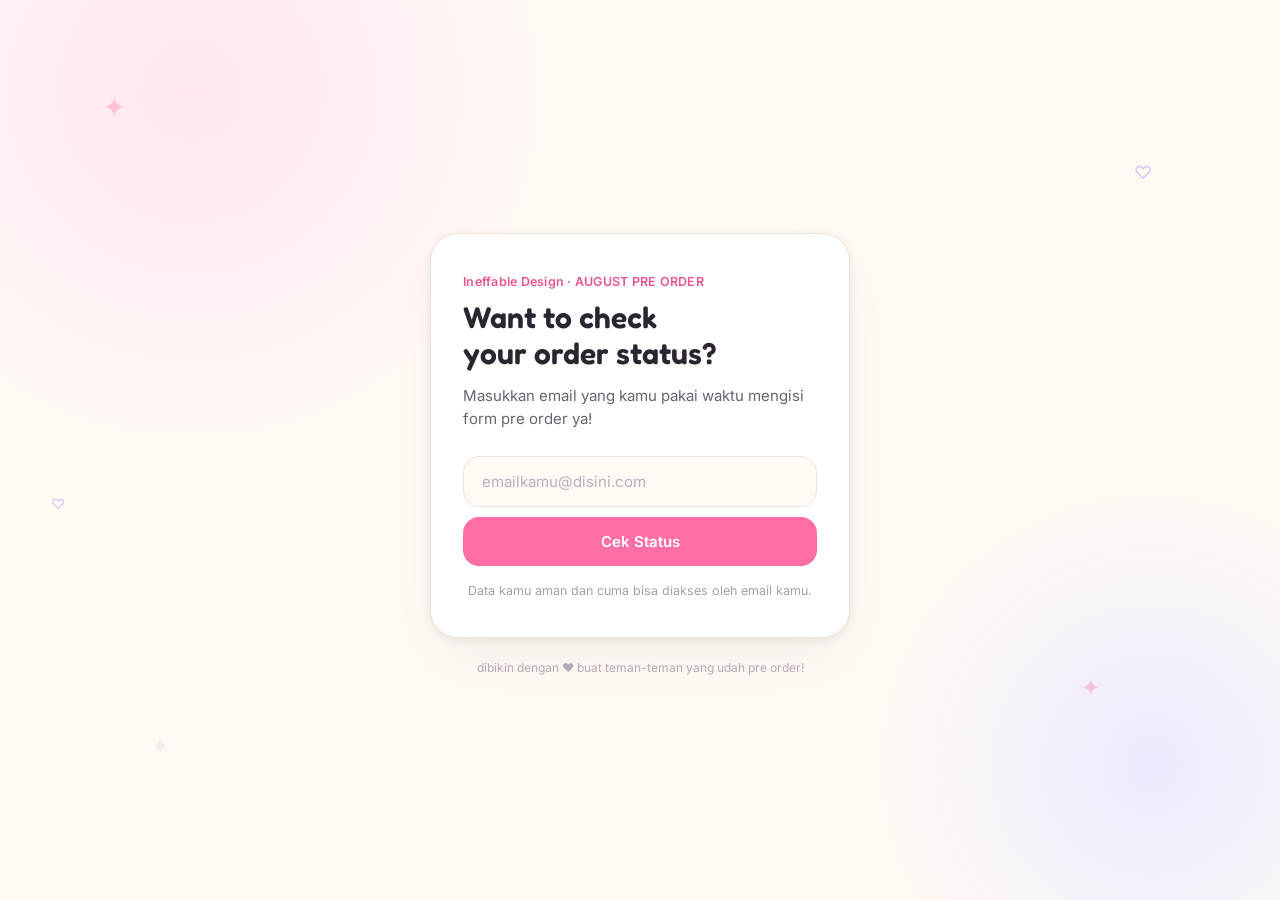
<file: index.html>
<!DOCTYPE html>
<html lang="id">
<head>
<meta charset="UTF-8">
<meta name="viewport" content="width=device-width, initial-scale=1.0">
<title>Cek Status Pre Order — Ineffable Design</title>
<meta name="description" content="Cek status pre order kamu dengan memasukkan email yang kamu gunakan saat memesan.">
<link rel="preconnect" href="https://fonts.googleapis.com">
<link rel="preconnect" href="https://fonts.gstatic.com" crossorigin>
<link href="https://fonts.googleapis.com/css2?family=Fredoka:wght@500;600;700&family=Inter:wght@400;500;600;700&display=swap" rel="stylesheet">
<link rel="stylesheet" href="assets/style.css">
<link rel="stylesheet" href="assets/proof.css">
</head>
<body>

  <div class="scene">
    <div class="floaters" aria-hidden="true">
      <span class="floater f1">✦</span>
      <span class="floater f2">♡</span>
      <span class="floater f3">✧</span>
      <span class="floater f4">✦</span>
      <span class="floater f5">♡</span>
    </div>

    <main class="card" id="card">

      <!-- STATE: search -->
      <section class="state state--search" id="state-search">
        <p class="eyebrow">Ineffable Design · AUGUST PRE ORDER</p>
        <h1>Want to check<br>your order status?</h1>
        <p class="sub">Masukkan email yang kamu pakai waktu mengisi form pre order ya!</p>

        <form id="search-form" autocomplete="off">
          <label for="email-input" class="sr-only">Email</label>
          <input
            type="email"
            id="email-input"
            name="email"
            placeholder="emailkamu@disini.com"
            required
          >
          <button type="submit" id="submit-btn">
            <span class="btn-label">Cek Status</span>
            <span class="btn-spinner" aria-hidden="true"></span>
          </button>
        </form>

        <p class="hint">Data kamu aman dan cuma bisa diakses oleh email kamu.</p>
      </section>

      <!-- STATE: not found -->
      <section class="state state--notfound" id="state-notfound" hidden>
        <div class="icon-badge icon-badge--sad">⌒</div>
        <h2>Maaf, kamu sepertinya belum ikut pre order.. 😔</h2>
        <p class="sub">Coba cek lagi email yang kamu masukkan, kali aja beda sama yang dipakai waktu isi form kemarin.</p>
        <button class="btn-ghost" id="btn-retry-notfound">Coba email lain</button>
        <p class="footnote footnote--notfound">Kalau merasa udah order tapi statusnya gak ketemu, hubungin admin lewat klik <a href="https://www.instagram.com/direct/t/ineffabled.id" target="_blank" rel="noopener">Inbox</a> atau langsung ke Instagram kita di <a href="https://www.instagram.com/ineffabled.id" target="_blank" rel="noopener">@Ineffabled.id</a> 💌</p>
      </section>

      <!-- STATE: result -->
      <section class="state state--result" id="state-result" hidden>
        <button class="btn-back" id="btn-back" aria-label="Cek email lain">← email lain</button>

        <div class="result-head">
          <p class="eyebrow">Halo,</p>
          <h2 id="result-name">—</h2>
        </div>

        <div class="status-pill" id="status-pill">
          <span class="status-dot"></span>
          <span id="status-text">—</span>
        </div>

        <div class="payment-block" id="payment-block" hidden>
          <div class="payment-row">
            <span>Total harga</span>
            <span id="payment-total">—</span>
          </div>
          <div class="payment-row">
            <span>Sudah dibayar</span>
            <span id="payment-paid">—</span>
          </div>
          <div class="payment-row payment-row--remaining" id="payment-remaining-row">
            <span>Sisa pelunasan</span>
            <span id="payment-remaining">—</span>
          </div>
        </div>

        <div class="items-block">
          <p class="items-label">Item pesanan</p>
          <ul class="items-list" id="items-list"></ul>
        </div>

        <p class="footnote">Kalau ada order yang gak tepat, bisa hubungin admin lewat klik <a href="https://www.instagram.com/direct/t/ineffabled.id" target="_blank" rel="noopener">Inbox</a> atau langsung ke Instagram kita di <a href="https://www.instagram.com/ineffabled.id" target="_blank" rel="noopener">@Ineffabled.id</a> 💌</p>
      </section>

    </main>

    <footer class="page-footer">
      <p>dibikin dengan ❤️ buat teman-teman yang udah pre order!</p>
    </footer>
  </div>

<script src="assets/app.js"></script>
<script src="assets/config.js"></script>
<script src="assets/proof.js"></script>
</body>
</html>
</file>
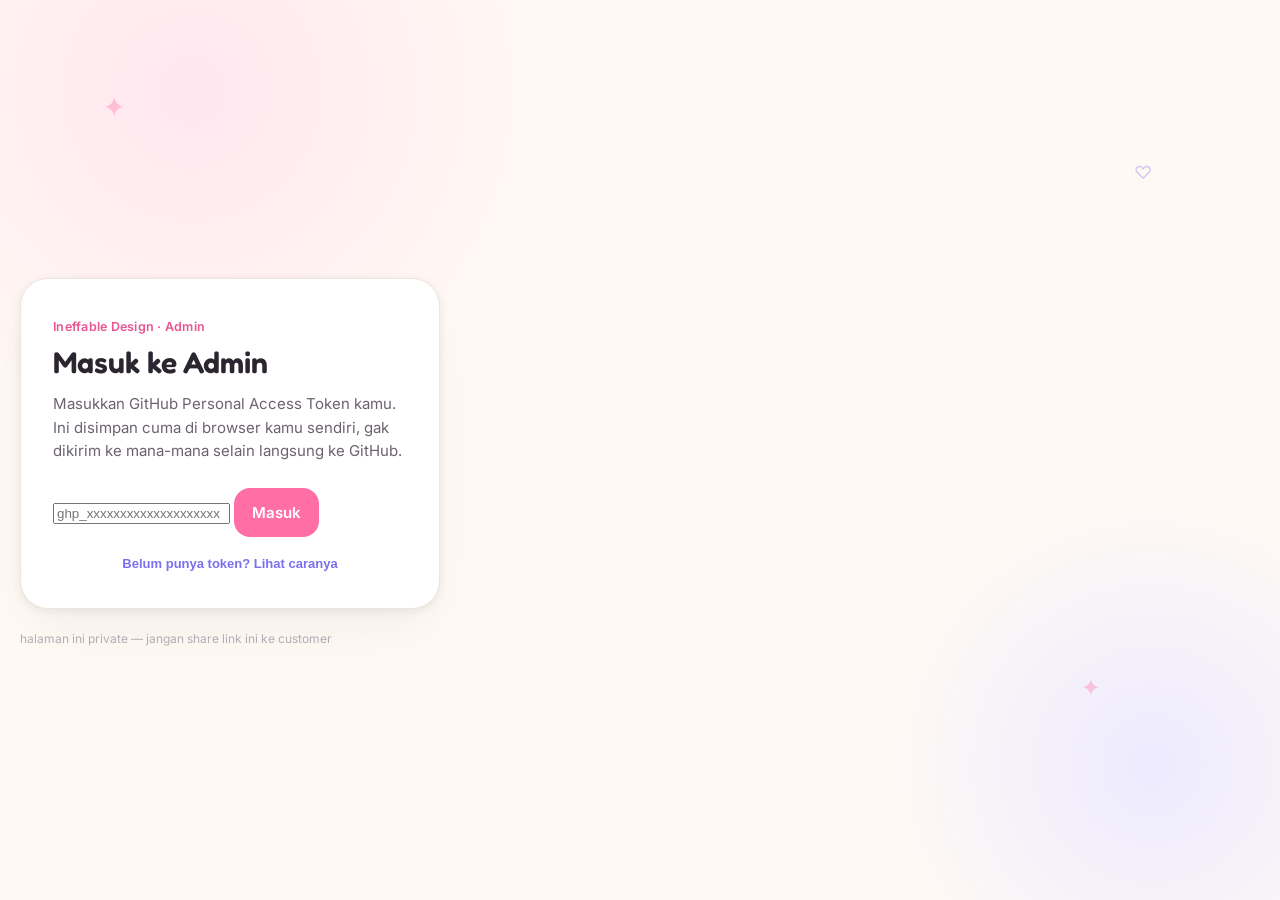
<file: admin/index.html>
<!DOCTYPE html>
<html lang="id">
<head>
<meta charset="UTF-8">
<meta name="viewport" content="width=device-width, initial-scale=1.0">
<title>Admin — Ineffable Design</title>
<meta name="robots" content="noindex, nofollow">
<link rel="preconnect" href="https://fonts.googleapis.com">
<link rel="preconnect" href="https://fonts.gstatic.com" crossorigin>
<link href="https://fonts.googleapis.com/css2?family=Fredoka:wght@500;600;700&family=Inter:wght@400;500;600;700&display=swap" rel="stylesheet">
<link rel="stylesheet" href="../assets/style.css">
<link rel="stylesheet" href="admin.css">
</head>
<body>

  <div class="scene admin-scene">
    <div class="floaters" aria-hidden="true">
      <span class="floater f1">✦</span>
      <span class="floater f2">♡</span>
      <span class="floater f4">✦</span>
    </div>

    <!-- STATE: login (token entry) -->
    <main class="card" id="login-card">
      <p class="eyebrow">Ineffable Design · Admin</p>
      <h1>Masuk ke Admin</h1>
      <p class="sub">Masukkan GitHub Personal Access Token kamu. Ini disimpan cuma di browser kamu sendiri, gak dikirim ke mana-mana selain langsung ke GitHub.</p>

      <form id="login-form" autocomplete="off">
        <label for="token-input" class="sr-only">Token</label>
        <input
          type="password"
          id="token-input"
          placeholder="ghp_xxxxxxxxxxxxxxxxxxxx"
          required
        >
        <button type="submit" id="login-btn">
          <span class="btn-label">Masuk</span>
          <span class="btn-spinner" aria-hidden="true"></span>
        </button>
      </form>
      <p class="error-text" id="login-error" hidden></p>

      <button class="link-btn" id="toggle-help">Belum punya token? Lihat caranya</button>
      <div class="help-box" id="help-box" hidden>
        <ol>
          <li>Buka <a href="https://github.com/settings/tokens?type=beta" target="_blank" rel="noopener">github.com/settings/tokens</a> (harus login dulu)</li>
          <li>Tap <strong>Generate new token</strong> (pilih "Fine-grained token")</li>
          <li>Kasih nama bebas, contoh "admin-preorder"</li>
          <li>Expiration: pilih durasi yang kamu mau (misal 90 hari, nanti bikin baru lagi kalau habis)</li>
          <li><strong>Repository access</strong> → pilih "Only select repositories" → pilih repo <code>postatusaugust</code> ini aja</li>
          <li><strong>Permissions</strong> → cari "Contents" → set jadi <strong>Read and write</strong></li>
          <li>Generate token, copy hasilnya (cuma muncul sekali!), paste di sini</li>
        </ol>
        <p class="warn">⚠️ Jangan share token ini ke siapapun. Siapapun yang pegang token ini bisa ubah isi repo kamu.</p>
      </div>
    </main>

    <!-- STATE: dashboard -->
    <main class="card card--wide" id="dashboard" hidden>
      <div class="dash-header">
        <div>
          <p class="eyebrow">Ineffable Design · Admin</p>
          <h1 class="dash-title">Kelola Pesanan</h1>
        </div>
        <div class="dash-header-actions">
          <button class="btn-ghost btn-small" id="btn-logout">Keluar</button>
        </div>
      </div>

      <button class="btn-add-new" id="btn-add-new">+ Tambah Pesanan Baru</button>

      <div class="search-row">
        <input type="text" id="search-input" placeholder="Cari nama atau email...">
        <span class="result-count" id="result-count"></span>
      </div>

      <div class="filter-row" id="filter-row">
        <button class="chip active" data-filter="all">Semua</button>
        <button class="chip" data-filter="pending">Di Proses</button>
        <button class="chip" data-filter="confirmed">Terkonfirmasi</button>
        <button class="chip" data-filter="shipped">Dikirim</button>
        <button class="chip" data-filter="unpaid">Belum Lunas</button>
        <button class="chip" data-filter="proof">Bukti Masuk</button>
      </div>

      <div class="select-all-row">
        <label class="select-all-label">
          <input type="checkbox" id="select-all-checkbox">
          <span>Pilih semua yang tampil</span>
        </label>
      </div>

      <div class="bulk-bar" id="bulk-bar" hidden>
        <span id="bulk-count">0 pesanan dipilih</span>
        <div class="bulk-bar-actions">
          <select id="bulk-status-select"></select>
          <button id="btn-apply-bulk">Terapkan</button>
          <button class="btn-clear-selection" id="btn-clear-selection">Batal pilih</button>
        </div>
      </div>

      <div class="order-list" id="order-list"></div>

      <div class="save-bar" id="save-bar" hidden>
        <span id="save-status">Ada perubahan belum disimpan</span>
        <button id="btn-save-all">Simpan Semua Perubahan</button>
      </div>
    </main>

    <footer class="page-footer">
      <p>halaman ini private — jangan share link ini ke customer</p>
    </footer>

    <!-- MODAL: add new order -->
    <div class="modal-overlay" id="add-modal" hidden>
      <div class="modal-card">
        <div class="modal-header">
          <h2>Tambah Pesanan Baru</h2>
          <button class="modal-close" id="btn-close-modal" aria-label="Tutup">✕</button>
        </div>

        <form id="add-form">
          <div class="field">
            <label for="new-name">Nama Pemesan</label>
            <input type="text" id="new-name" required placeholder="Nama lengkap">
          </div>

          <div class="field">
            <label for="new-email">Email</label>
            <input type="email" id="new-email" required placeholder="emailnya@gmail.com">
          </div>

          <div class="field">
            <label for="new-contact">Kontak (LINE/WA/IG)</label>
            <input type="text" id="new-contact" placeholder="@username atau nomor WA">
          </div>

          <div class="field">
            <label>Item Pesanan</label>
            <div id="new-items-list"></div>
            <button type="button" class="btn-add-item" id="btn-add-item-row">+ Tambah item</button>
          </div>

          <div class="field-row">
            <div class="field">
              <label for="new-total">Total Harga (Rp)</label>
              <input type="number" id="new-total" min="0" step="1000" value="0">
            </div>
            <div class="field">
              <label for="new-paid">Sudah Dibayar (Rp)</label>
              <input type="number" id="new-paid" min="0" step="1000" value="0">
            </div>
          </div>

          <div class="field">
            <label for="new-status">Status</label>
            <select id="new-status"></select>
          </div>

          <p class="modal-error" id="add-error" hidden></p>

          <div class="modal-actions">
            <button type="button" class="btn-ghost" id="btn-cancel-add">Batal</button>
            <button type="submit" id="btn-submit-add">Simpan Pesanan</button>
          </div>
        </form>
      </div>
    </div>
  </div>

<script src="../assets/config.js"></script>
<script src="admin.js"></script>
</body>
</html>
</file>
<file: assets/style.css>
:root {
  --cream: #FFF9F4;
  --ink: #2B2530;
  --ink-soft: #6B6270;
  --pink: #FF6FA5;
  --pink-deep: #E85590;
  --lavender: #7C6FF0;
  --lavender-soft: #EDEAFF;
  --pink-soft: #FFE6EF;
  --success: #2FA876;
  --success-soft: #E4F7EF;
  --pending: #E08A1E;
  --pending-soft: #FDF0DC;
  --line: #ECE4DD;
  --shadow: rgba(43, 37, 48, 0.08);
}

* { box-sizing: border-box; }

/* Global safety net: any element with the `hidden` attribute must stay
   hidden regardless of what display value its class sets elsewhere.
   Without this, `.some-class { display: flex }` always beats the browser's
   built-in `[hidden] { display: none }` because a class selector has higher
   specificity than a plain attribute selector. */
[hidden] {
  display: none !important;
}

html, body {
  margin: 0;
  padding: 0;
  min-height: 100%;
}

body {
  background: var(--cream);
  color: var(--ink);
  font-family: 'Inter', system-ui, sans-serif;
  -webkit-font-smoothing: antialiased;
}

.sr-only {
  position: absolute;
  width: 1px; height: 1px;
  overflow: hidden;
  clip: rect(0,0,0,0);
}

/* ---------- background scene ---------- */

.scene {
  position: relative;
  min-height: 100vh;
  display: flex;
  flex-direction: column;
  align-items: center;
  justify-content: center;
  padding: 32px 20px 24px;
  overflow: hidden;
  background:
    radial-gradient(600px circle at 15% 10%, var(--pink-soft) 0%, transparent 60%),
    radial-gradient(500px circle at 90% 85%, var(--lavender-soft) 0%, transparent 55%),
    var(--cream);
}

.floaters {
  position: absolute;
  inset: 0;
  pointer-events: none;
}

.floater {
  position: absolute;
  font-size: 22px;
  color: var(--pink);
  opacity: 0.35;
}
.floater.f2, .floater.f5 { color: var(--lavender); }

.f1 { top: 10%; left: 8%; font-size: 28px; }
.f2 { top: 18%; right: 10%; font-size: 18px; }
.f3 { bottom: 16%; left: 12%; font-size: 16px; }
.f4 { bottom: 22%; right: 14%; font-size: 24px; }
.f5 { top: 55%; left: 4%; font-size: 14px; }

/* ---------- card ---------- */

.card {
  position: relative;
  width: 100%;
  max-width: 420px;
  background: #FFFFFF;
  border-radius: 28px;
  padding: 40px 32px 36px;
  box-shadow: 0 24px 60px -20px var(--shadow), 0 2px 8px var(--shadow);
  border: 1px solid var(--line);
}

.eyebrow {
  font-size: 12.5px;
  letter-spacing: 0.02em;
  color: var(--pink-deep);
  font-weight: 600;
  margin: 0 0 10px;
}

h1 {
  font-family: 'Fredoka', sans-serif;
  font-weight: 600;
  font-size: 30px;
  line-height: 1.22;
  margin: 0 0 12px;
  color: var(--ink);
}

h2 {
  font-family: 'Fredoka', sans-serif;
  font-weight: 600;
  font-size: 24px;
  margin: 0;
  color: var(--ink);
}

.sub {
  font-size: 15px;
  line-height: 1.55;
  color: var(--ink-soft);
  margin: 0 0 26px;
}

/* ---------- form ---------- */

#search-form {
  display: flex;
  flex-direction: column;
  gap: 10px;
  margin-bottom: 16px;
}

input[type="email"] {
  width: 100%;
  padding: 15px 18px;
  border-radius: 16px;
  border: 1.5px solid var(--line);
  background: var(--cream);
  font-family: 'Inter', sans-serif;
  font-size: 15px;
  color: var(--ink);
  outline: none;
  transition: border-color 0.15s ease, box-shadow 0.15s ease;
}

input[type="email"]::placeholder { color: #B8AEB8; }

input[type="email"]:focus {
  border-color: var(--pink);
  box-shadow: 0 0 0 4px var(--pink-soft);
}

input[type="email"].input-error {
  border-color: #E0625F;
  box-shadow: 0 0 0 4px #FBE4E3;
}

button[type="submit"] {
  position: relative;
  padding: 15px 18px;
  border: none;
  border-radius: 16px;
  background: var(--pink);
  color: white;
  font-family: 'Inter', sans-serif;
  font-weight: 600;
  font-size: 15px;
  cursor: pointer;
  transition: background 0.15s ease, transform 0.1s ease;
}

button[type="submit"]:hover { background: var(--pink-deep); }
button[type="submit"]:active { transform: scale(0.98); }

button[type="submit"]:disabled {
  cursor: default;
  opacity: 0.85;
}

.btn-spinner {
  display: none;
  width: 15px;
  height: 15px;
  border: 2px solid rgba(255,255,255,0.4);
  border-top-color: white;
  border-radius: 50%;
  position: absolute;
  right: 18px;
  top: 50%;
  margin-top: -8px;
  animation: spin 0.7s linear infinite;
}

button[type="submit"].loading .btn-label { opacity: 0; }
button[type="submit"].loading .btn-spinner { display: block; }

@keyframes spin { to { transform: rotate(360deg); } }

.hint {
  font-size: 12.5px;
  color: #A79EA6;
  text-align: center;
  margin: 4px 0 0;
  line-height: 1.5;
}

/* ---------- not found state ---------- */

.state--notfound { text-align: center; }

.icon-badge {
  width: 56px;
  height: 56px;
  border-radius: 50%;
  background: var(--pink-soft);
  color: var(--pink-deep);
  font-size: 26px;
  display: flex;
  align-items: center;
  justify-content: center;
  margin: 0 auto 20px;
  transform: rotate(90deg);
}

.state--notfound h2 {
  font-size: 21px;
  margin-bottom: 10px;
}

.state--notfound .sub { margin-bottom: 26px; }

.btn-ghost {
  border: 1.5px solid var(--line);
  background: transparent;
  color: var(--ink);
  padding: 13px 24px;
  border-radius: 14px;
  font-family: 'Inter', sans-serif;
  font-weight: 600;
  font-size: 14.5px;
  cursor: pointer;
  transition: border-color 0.15s ease, background 0.15s ease;
}

.btn-ghost:hover {
  border-color: var(--pink);
  background: var(--pink-soft);
}

/* ---------- result state ---------- */

.btn-back {
  border: none;
  background: none;
  color: var(--ink-soft);
  font-family: 'Inter', sans-serif;
  font-size: 13px;
  font-weight: 500;
  cursor: pointer;
  padding: 0 0 20px;
  display: block;
}
.btn-back:hover { color: var(--pink-deep); }

.result-head { margin-bottom: 18px; }
.result-head .eyebrow { margin-bottom: 4px; color: var(--ink-soft); font-weight: 500; }

.status-pill {
  display: inline-flex;
  align-items: center;
  gap: 8px;
  padding: 9px 16px;
  border-radius: 999px;
  font-size: 13.5px;
  font-weight: 600;
  margin-bottom: 26px;
}

.status-dot {
  width: 8px;
  height: 8px;
  border-radius: 50%;
}

/* status color variants, toggled via JS by adding a modifier class */
.status-pill.status-pending {
  background: var(--pending-soft);
  color: var(--pending);
}
.status-pill.status-pending .status-dot { background: var(--pending); }

.status-pill.status-confirmed {
  background: var(--success-soft);
  color: var(--success);
}
.status-pill.status-confirmed .status-dot { background: var(--success); }

.status-pill.status-shipped {
  background: var(--lavender-soft);
  color: var(--lavender);
}
.status-pill.status-shipped .status-dot { background: var(--lavender); }

.status-pill.status-default {
  background: #F1EDEA;
  color: var(--ink-soft);
}
.status-pill.status-default .status-dot { background: #B8AEB8; }

.payment-block {
  background: var(--cream);
  border-radius: 14px;
  padding: 14px 16px;
  margin-bottom: 20px;
  display: flex;
  flex-direction: column;
  gap: 8px;
}

.payment-row {
  display: flex;
  justify-content: space-between;
  font-size: 14px;
  color: var(--ink-soft);
}

.payment-row span:last-child {
  font-weight: 600;
  color: var(--ink);
}

.payment-row--remaining {
  padding-top: 8px;
  margin-top: 2px;
  border-top: 1px dashed var(--line);
  font-size: 14.5px;
}

.payment-row--remaining span:last-child {
  color: var(--pending);
  font-weight: 700;
}

.payment-row--remaining.is-settled span:last-child {
  color: var(--success);
}

.items-label {
  font-size: 12px;
  font-weight: 600;
  letter-spacing: 0.02em;
  color: var(--ink-soft);
  margin: 0 0 10px;
}

.items-list {
  list-style: none;
  margin: 0 0 24px;
  padding: 0;
  display: flex;
  flex-direction: column;
  gap: 8px;
}

.items-list li {
  display: flex;
  justify-content: space-between;
  gap: 12px;
  padding: 12px 14px;
  background: var(--cream);
  border-radius: 12px;
  font-size: 14px;
}

.items-list .item-name { font-weight: 600; color: var(--ink); }
.items-list .item-detail { color: var(--ink-soft); text-align: right; }

.footnote {
  font-size: 12.5px;
  color: #A79EA6;
  text-align: center;
  margin: 0;
  padding-top: 16px;
  border-top: 1px dashed var(--line);
  line-height: 1.6;
}

.footnote a {
  color: var(--pink-deep);
  font-weight: 600;
  text-decoration: none;
}

.footnote a:hover {
  text-decoration: underline;
}

/* ---------- footer ---------- */

.page-footer {
  margin-top: 22px;
}
.page-footer p {
  font-size: 12px;
  color: #B8AEB8;
  margin: 0;
}

/* ---------- transitions ---------- */

.state { animation: fadeUp 0.35s ease; }

@keyframes fadeUp {
  from { opacity: 0; transform: translateY(8px); }
  to { opacity: 1; transform: translateY(0); }
}

@media (prefers-reduced-motion: reduce) {
  .state { animation: none; }
  .btn-spinner { animation: none; }
}

/* ---------- responsive ---------- */

@media (max-width: 420px) {
  .card { padding: 32px 22px 28px; border-radius: 22px; }
  h1 { font-size: 25px; }
}

.footnote--notfound {
  border-top: none;
  padding-top: 20px;
  margin-top: 4px;
}
</file>
<file: assets/proof.css>
/* QRIS + upload bukti TF — memakai variabel warna dari style.css */

.proof-box {
  margin-bottom: 24px;
  padding-top: 20px;
  border-top: 1px dashed var(--line);
}

.proof-qris {
  display: block;
  width: 100%;
  max-width: 300px;
  margin: 0 auto 14px;
  border-radius: 14px;
  border: 1.5px solid var(--line);
}

.proof-note {
  font-size: 14px;
  line-height: 1.55;
  color: var(--ink-soft);
  margin: 0 0 16px;
}

.proof-note strong { color: var(--ink); }

.proof-pick {
  display: block;
  padding: 14px 16px;
  border: 1.5px dashed var(--pink);
  border-radius: 14px;
  background: var(--pink-soft);
  color: var(--pink-deep);
  font-size: 14px;
  font-weight: 600;
  text-align: center;
  cursor: pointer;
  overflow-wrap: anywhere;
}

.proof-pick:focus-within { box-shadow: 0 0 0 4px var(--pink-soft); border-color: var(--pink-deep); }

.proof-send {
  width: 100%;
  margin-top: 10px;
  padding: 14px 18px;
  border: none;
  border-radius: 16px;
  background: var(--pink);
  color: white;
  font-family: 'Inter', sans-serif;
  font-weight: 600;
  font-size: 15px;
  cursor: pointer;
}

.proof-send:hover:not(:disabled) { background: var(--pink-deep); }
.proof-send:disabled { opacity: 0.45; cursor: default; }

.proof-msg {
  min-height: 1em;
  margin: 10px 0 0;
  font-size: 13px;
  line-height: 1.5;
  color: var(--ink-soft);
  text-align: center;
}

.proof-msg.is-ok { color: var(--success); font-weight: 600; }
.proof-msg.is-err { color: #C0433F; font-weight: 600; }
</file>
<file: admin/admin.css>
/* Admin-specific styles, layered on top of the main site's style.css */

/* Global safety net: any element with the `hidden` attribute must stay
   hidden regardless of what display value its class sets elsewhere.
   Without this, `.some-class { display: flex }` always beats the browser's
   built-in `[hidden] { display: none }` because a class selector has higher
   specificity than a plain attribute selector. */
[hidden] {
  display: none !important;
}

.admin-scene {
  align-items: flex-start;
  padding-top: 48px;
}

.card--wide {
  max-width: 720px;
}

/* ---------- login ---------- */

#login-error {
  color: #C0433F;
  font-size: 13.5px;
  text-align: center;
  margin: 4px 0 0;
}

.link-btn {
  display: block;
  margin: 18px auto 0;
  background: none;
  border: none;
  color: var(--lavender);
  font-size: 13px;
  font-weight: 600;
  cursor: pointer;
  text-align: center;
  width: 100%;
}

.help-box {
  margin-top: 16px;
  padding: 16px 18px;
  background: var(--cream);
  border-radius: 14px;
  font-size: 13.5px;
  line-height: 1.6;
  color: var(--ink-soft);
}

.help-box ol {
  margin: 0 0 12px;
  padding-left: 20px;
}

.help-box a { color: var(--lavender); }
.help-box code {
  background: #EEE7DE;
  padding: 1px 5px;
  border-radius: 4px;
  font-size: 12.5px;
}

.help-box .warn {
  margin: 0;
  color: var(--pending);
  font-weight: 600;
  font-size: 12.5px;
}

/* ---------- dashboard header ---------- */

.dash-header {
  display: flex;
  justify-content: space-between;
  align-items: flex-start;
  margin-bottom: 22px;
  gap: 12px;
}

.dash-title {
  font-family: 'Fredoka', sans-serif;
  font-size: 24px;
  font-weight: 600;
  margin: 2px 0 0;
}

.btn-small {
  padding: 8px 16px;
  font-size: 13px;
  white-space: nowrap;
}

/* ---------- search & filters ---------- */

.search-row {
  display: flex;
  align-items: center;
  gap: 10px;
  margin-bottom: 12px;
}

#search-input {
  flex: 1;
  padding: 13px 16px;
  border-radius: 14px;
  border: 1.5px solid var(--line);
  background: var(--cream);
  font-family: 'Inter', sans-serif;
  font-size: 14.5px;
  color: var(--ink);
  outline: none;
}

#search-input:focus {
  border-color: var(--pink);
  box-shadow: 0 0 0 3px var(--pink-soft);
}

.result-count {
  font-size: 12.5px;
  color: var(--ink-soft);
  white-space: nowrap;
}

.filter-row {
  display: flex;
  gap: 8px;
  overflow-x: auto;
  padding-bottom: 4px;
  margin-bottom: 18px;
}

.chip {
  flex-shrink: 0;
  padding: 8px 14px;
  border-radius: 999px;
  border: 1.5px solid var(--line);
  background: white;
  color: var(--ink-soft);
  font-size: 13px;
  font-weight: 600;
  cursor: pointer;
  transition: all 0.15s ease;
}

.chip.active {
  background: var(--ink);
  border-color: var(--ink);
  color: white;
}

/* ---------- order list ---------- */

.order-list {
  display: flex;
  flex-direction: column;
  gap: 10px;
  max-height: 60vh;
  overflow-y: auto;
  padding-right: 2px;
}

.order-card {
  border: 1.5px solid var(--line);
  border-radius: 16px;
  padding: 16px 18px;
  background: white;
}

.order-card.is-dirty {
  border-color: var(--pink);
  background: var(--pink-soft);
}

.select-all-row {
  margin-bottom: 10px;
}

.select-all-label {
  display: flex;
  align-items: center;
  gap: 8px;
  font-size: 13px;
  color: var(--ink-soft);
  font-weight: 600;
  cursor: pointer;
}

.select-all-label input[type="checkbox"] {
  width: 17px;
  height: 17px;
  accent-color: var(--pink);
}

.bulk-bar {
  display: flex;
  flex-direction: column;
  gap: 10px;
  background: var(--lavender-soft);
  border: 1.5px solid var(--lavender);
  border-radius: 14px;
  padding: 12px 14px;
  margin-bottom: 12px;
  font-size: 13px;
  font-weight: 600;
  color: var(--lavender);
}

.bulk-bar-actions {
  display: flex;
  gap: 8px;
  align-items: center;
}

.bulk-bar-actions select {
  flex: 1;
  padding: 9px 10px;
  border-radius: 10px;
  border: 1.5px solid var(--line);
  background: white;
  font-family: 'Inter', sans-serif;
  font-size: 13px;
  color: var(--ink);
}

.bulk-bar-actions button {
  border: none;
  border-radius: 10px;
  padding: 9px 14px;
  font-family: 'Inter', sans-serif;
  font-weight: 700;
  font-size: 12.5px;
  cursor: pointer;
  white-space: nowrap;
}

#btn-apply-bulk {
  background: var(--lavender);
  color: white;
}

.btn-clear-selection {
  background: white;
  color: var(--ink-soft);
  border: 1.5px solid var(--line) !important;
}

.order-card-top {
  display: flex;
  align-items: flex-start;
  gap: 10px;
  margin-bottom: 10px;
  cursor: pointer;
}

.order-checkbox {
  margin-top: 3px;
  width: 17px;
  height: 17px;
  flex-shrink: 0;
  accent-color: var(--pink);
}

.order-card-main {
  flex: 1;
  min-width: 0;
}

.order-card.is-selected {
  border-color: var(--lavender);
  background: var(--lavender-soft);
}

.order-card-name {
  font-weight: 700;
  font-size: 15px;
  color: var(--ink);
}

.order-card-email {
  font-size: 12px;
  color: var(--ink-soft);
  margin-top: 2px;
  word-break: break-all;
}

.order-card-items {
  font-size: 12.5px;
  color: var(--ink-soft);
  margin-top: 4px;
}

.order-card-badge {
  flex-shrink: 0;
  padding: 5px 12px;
  border-radius: 999px;
  font-size: 11.5px;
  font-weight: 700;
}

.order-card-body {
  display: none;
  padding-top: 12px;
  margin-top: 12px;
  border-top: 1px dashed var(--line);
  flex-direction: column;
  gap: 12px;
}

.order-card.is-open .order-card-body {
  display: flex;
}

.field-row {
  display: flex;
  gap: 10px;
}

.field {
  flex: 1;
  display: flex;
  flex-direction: column;
  gap: 5px;
}

.field label {
  font-size: 11.5px;
  font-weight: 700;
  color: var(--ink-soft);
  letter-spacing: 0.01em;
}

.field select,
.field input {
  padding: 10px 12px;
  border-radius: 10px;
  border: 1.5px solid var(--line);
  background: var(--cream);
  font-family: 'Inter', sans-serif;
  font-size: 13.5px;
  color: var(--ink);
  outline: none;
}

.field select:focus,
.field input:focus {
  border-color: var(--pink);
}

.remaining-preview {
  font-size: 12.5px;
  color: var(--ink-soft);
  padding: 8px 12px;
  background: white;
  border-radius: 10px;
}

.remaining-preview strong {
  color: var(--pending);
}

.remaining-preview.is-settled strong {
  color: var(--success);
}

/* ---------- save bar ---------- */

.save-bar {
  position: sticky;
  bottom: 0;
  margin-top: 16px;
  padding: 14px 18px;
  background: var(--ink);
  color: white;
  border-radius: 16px;
  display: flex;
  align-items: center;
  justify-content: space-between;
  gap: 12px;
  font-size: 13.5px;
}

.save-bar button {
  background: var(--pink);
  color: white;
  border: none;
  padding: 10px 18px;
  border-radius: 10px;
  font-weight: 700;
  font-size: 13px;
  cursor: pointer;
  white-space: nowrap;
}

.save-bar button:disabled {
  opacity: 0.6;
  cursor: default;
}

.dash-header-actions {
  display: flex;
  gap: 8px;
}

.btn-add-new {
  width: 100%;
  padding: 13px 16px;
  border-radius: 14px;
  border: 1.5px dashed var(--pink);
  background: var(--pink-soft);
  color: var(--pink-deep);
  font-family: 'Inter', sans-serif;
  font-weight: 700;
  font-size: 14px;
  cursor: pointer;
  margin-bottom: 18px;
  transition: background 0.15s ease;
}

.btn-add-new:hover { background: #FFDAEA; }

/* ---------- modal ---------- */

.modal-overlay {
  position: fixed;
  inset: 0;
  background: rgba(43, 37, 48, 0.45);
  display: flex;
  align-items: flex-start;
  justify-content: center;
  padding: 24px 16px;
  overflow-y: auto;
  z-index: 100;
}

/* Without this, the browser's default `[hidden] { display:none }` loses to
   the more specific `.modal-overlay { display:flex }` rule above, so the
   modal stays visible even with the hidden attribute set. */
.modal-overlay[hidden] {
  display: none;
}

.modal-card {
  background: white;
  border-radius: 24px;
  padding: 28px 24px 24px;
  width: 100%;
  max-width: 460px;
  margin: auto;
  box-shadow: 0 30px 70px -20px rgba(0,0,0,0.35);
}

.modal-header {
  display: flex;
  justify-content: space-between;
  align-items: center;
  margin-bottom: 18px;
}

.modal-header h2 {
  font-family: 'Fredoka', sans-serif;
  font-size: 20px;
  margin: 0;
}

.modal-close {
  background: var(--cream);
  border: none;
  width: 32px;
  height: 32px;
  border-radius: 50%;
  font-size: 14px;
  color: var(--ink-soft);
  cursor: pointer;
}

#add-form {
  display: flex;
  flex-direction: column;
  gap: 14px;
}

#add-form .field input,
#add-form .field select {
  padding: 12px 14px;
  border-radius: 12px;
  border: 1.5px solid var(--line);
  background: var(--cream);
  font-family: 'Inter', sans-serif;
  font-size: 14px;
  color: var(--ink);
  outline: none;
  width: 100%;
}

#add-form .field input:focus,
#add-form .field select:focus {
  border-color: var(--pink);
  box-shadow: 0 0 0 3px var(--pink-soft);
}

.item-row {
  display: flex;
  gap: 8px;
  margin-bottom: 8px;
}

.item-row input {
  padding: 10px 12px;
  border-radius: 10px;
  border: 1.5px solid var(--line);
  background: var(--cream);
  font-family: 'Inter', sans-serif;
  font-size: 13.5px;
  flex: 1;
  min-width: 0;
}

.item-row .item-name-input { flex: 1; }
.item-row .item-detail-input { flex: 1.3; }

.btn-remove-item {
  background: none;
  border: none;
  color: #C0433F;
  font-size: 16px;
  cursor: pointer;
  padding: 0 6px;
  flex-shrink: 0;
}

.btn-add-item {
  background: none;
  border: 1.5px dashed var(--line);
  border-radius: 10px;
  padding: 9px 12px;
  color: var(--ink-soft);
  font-size: 13px;
  font-weight: 600;
  cursor: pointer;
  width: 100%;
}

.btn-add-item:hover { border-color: var(--pink); color: var(--pink-deep); }

.modal-error {
  color: #C0433F;
  font-size: 13px;
  margin: 0;
}

.modal-actions {
  display: flex;
  gap: 10px;
  margin-top: 6px;
}

.modal-actions .btn-ghost {
  flex: 1;
}

#btn-submit-add {
  flex: 1.5;
  background: var(--pink);
  color: white;
  border: none;
  padding: 13px 16px;
  border-radius: 14px;
  font-weight: 700;
  font-size: 14px;
  cursor: pointer;
}

#btn-submit-add:disabled {
  opacity: 0.6;
  cursor: default;
}

.empty-state {
  text-align: center;
  padding: 40px 20px;
  color: var(--ink-soft);
  font-size: 14px;
}

/* ---------- bukti TF ---------- */

.order-card-proof {
  display: inline-block;
  margin-top: 6px;
  padding: 3px 10px;
  border-radius: 999px;
  background: var(--success-soft);
  color: var(--success);
  font-size: 11.5px;
  font-weight: 700;
}

.proof-row {
  display: flex;
  flex-wrap: wrap;
  align-items: center;
  gap: 8px;
}

.proof-row button {
  border: none;
  border-radius: 10px;
  padding: 9px 14px;
  font-family: 'Inter', sans-serif;
  font-weight: 700;
  font-size: 12.5px;
  cursor: pointer;
}

.btn-proof-view { background: var(--lavender); color: white; }
.btn-proof-paid { background: var(--success); color: white; }
.proof-date { font-size: 12px; color: var(--ink-soft); }

.proof-img {
  display: block;
  width: 100%;
  max-height: 70vh;
  object-fit: contain;
  border-radius: 12px;
  background: var(--cream);
}

/* ---------- item list on order cards ---------- */

.order-items-list {
  margin: 6px 0 0;
  padding-left: 18px;
  font-size: 13px;
  color: var(--ink);
  line-height: 1.5;
}

.order-items-list li strong {
  color: var(--pink-deep);
}
</file>
